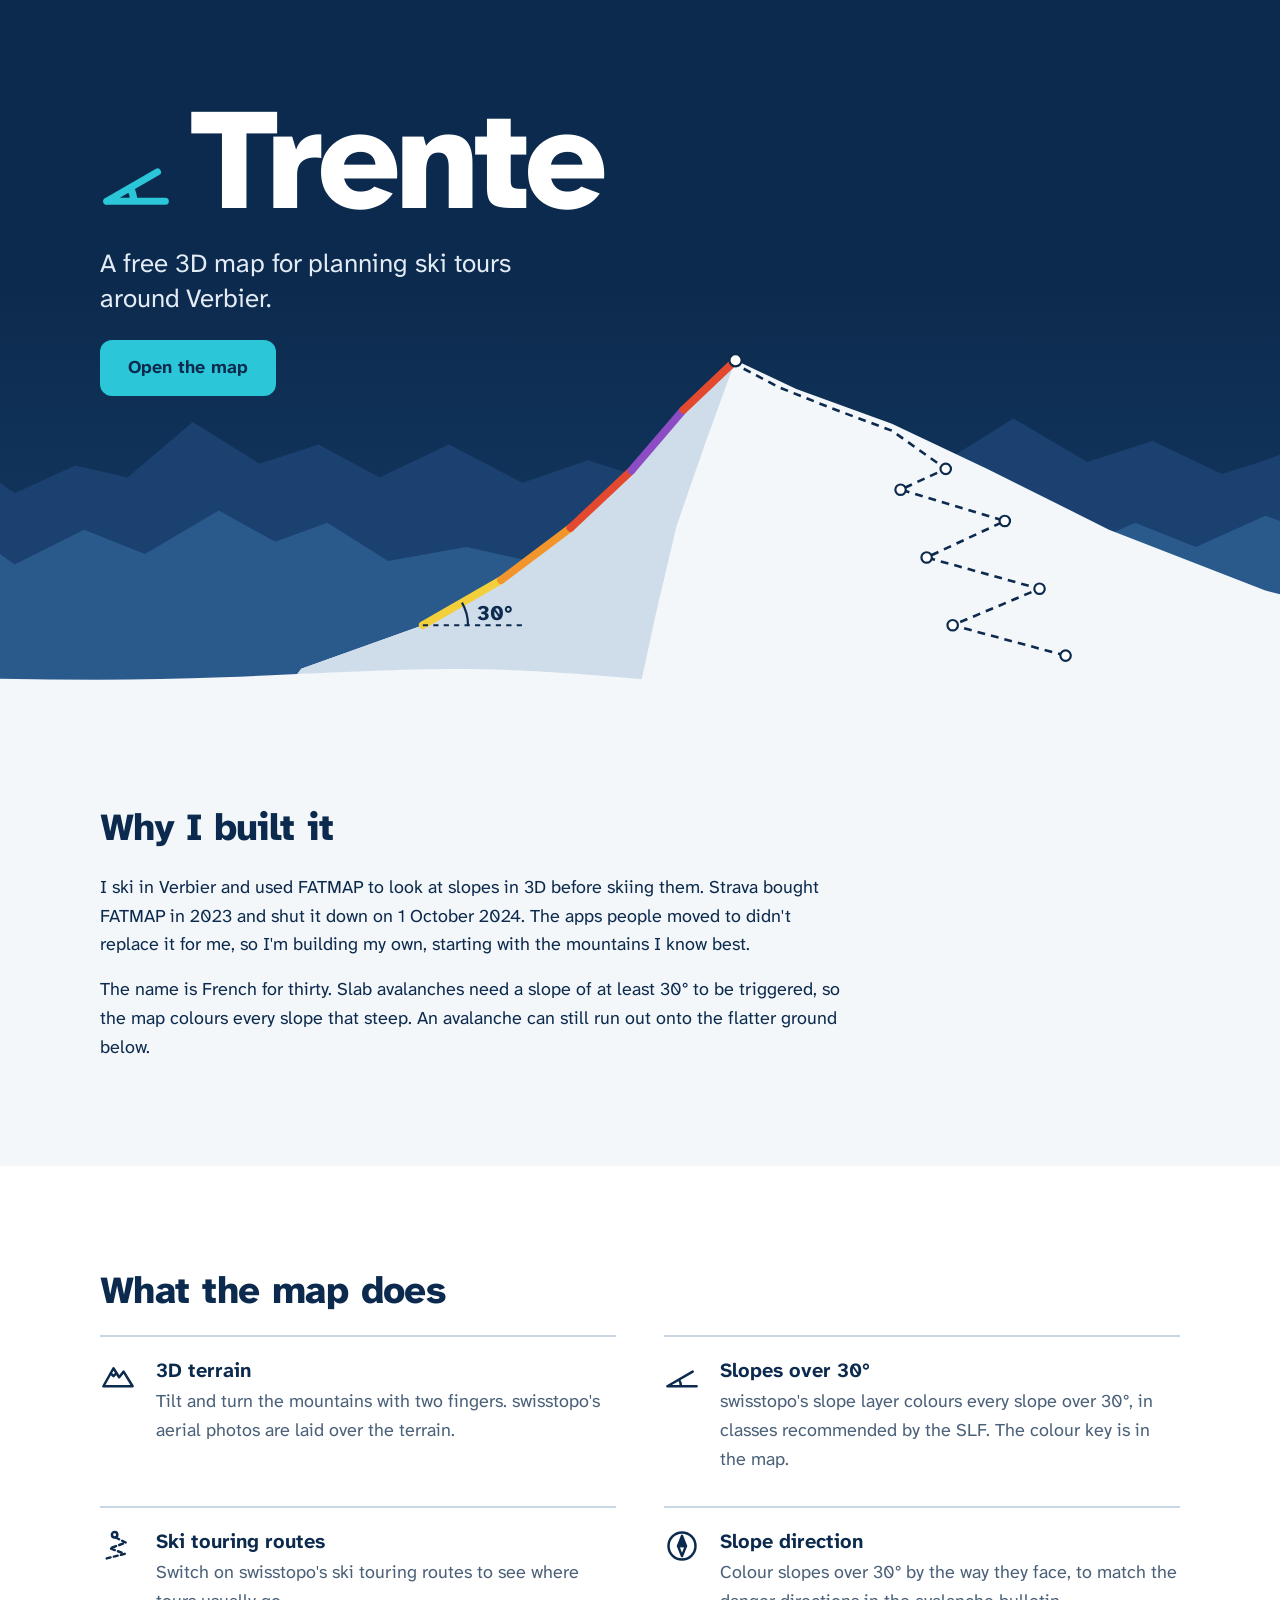
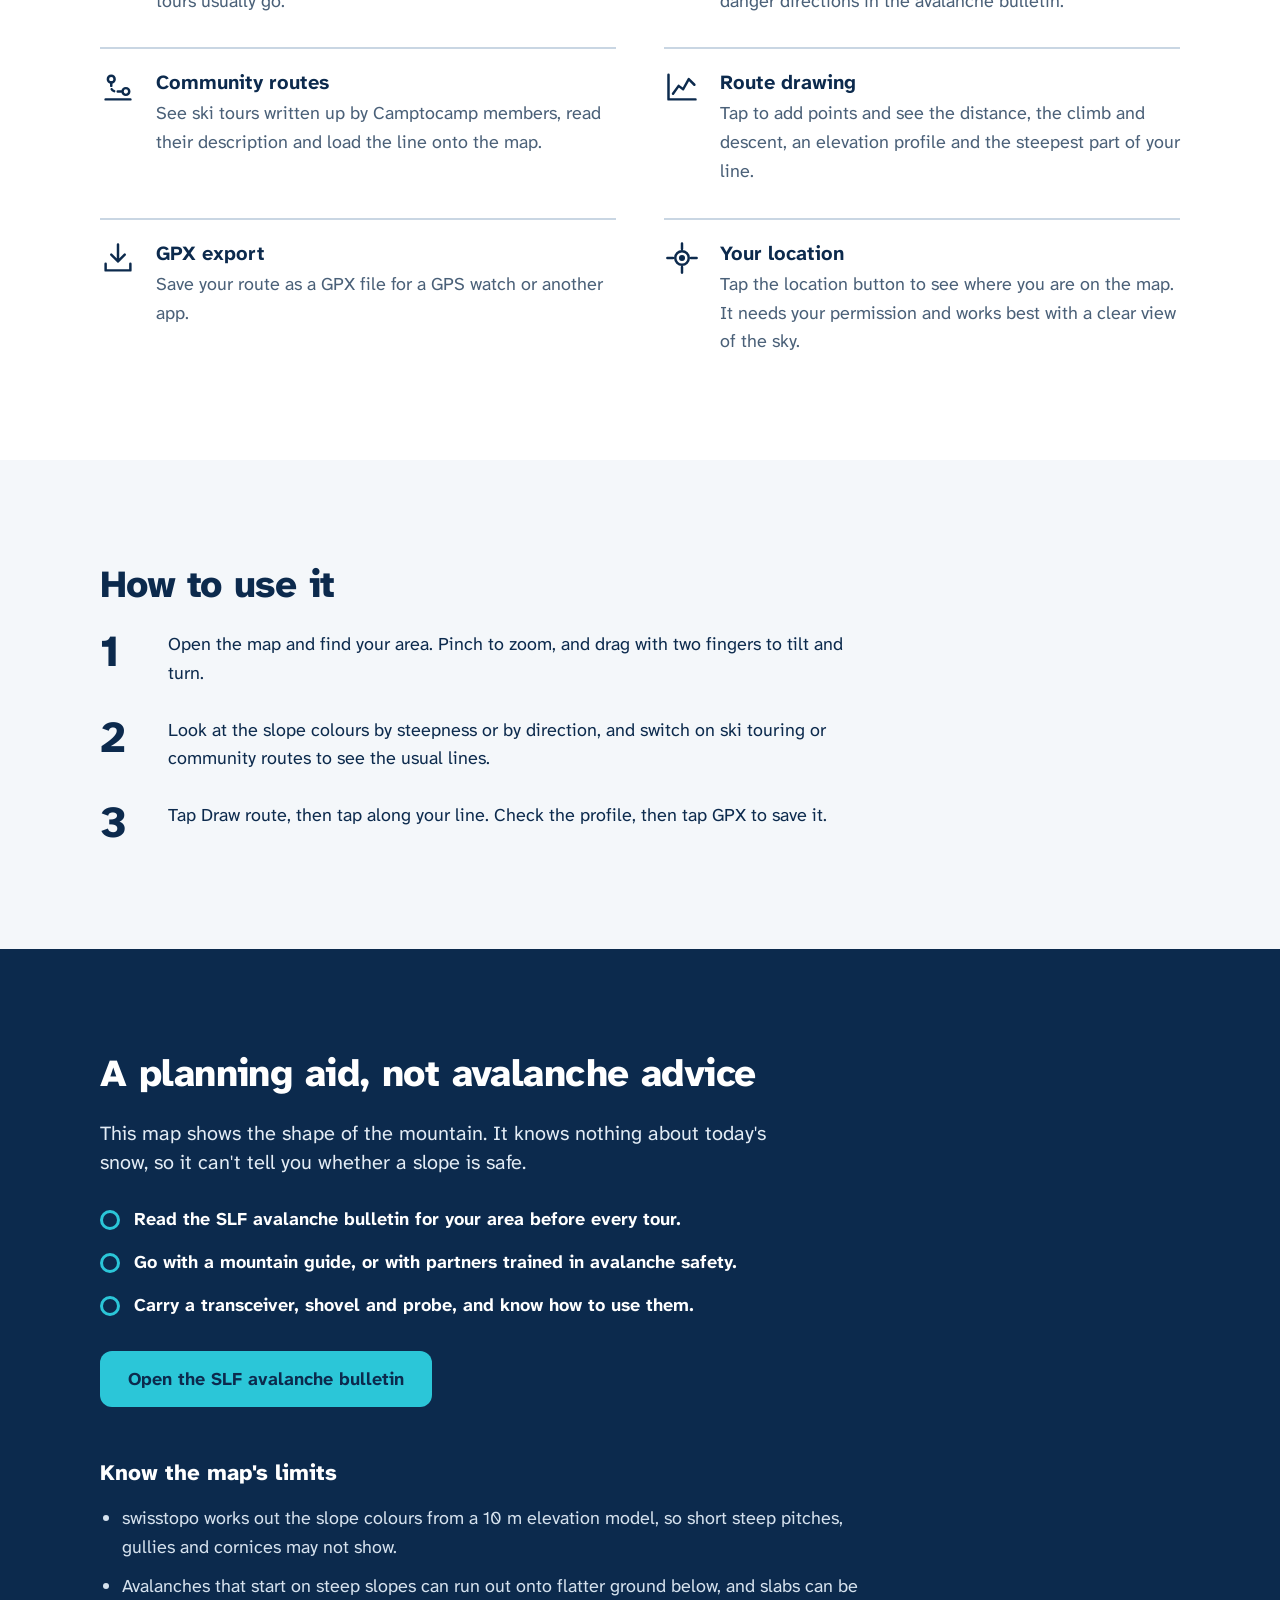
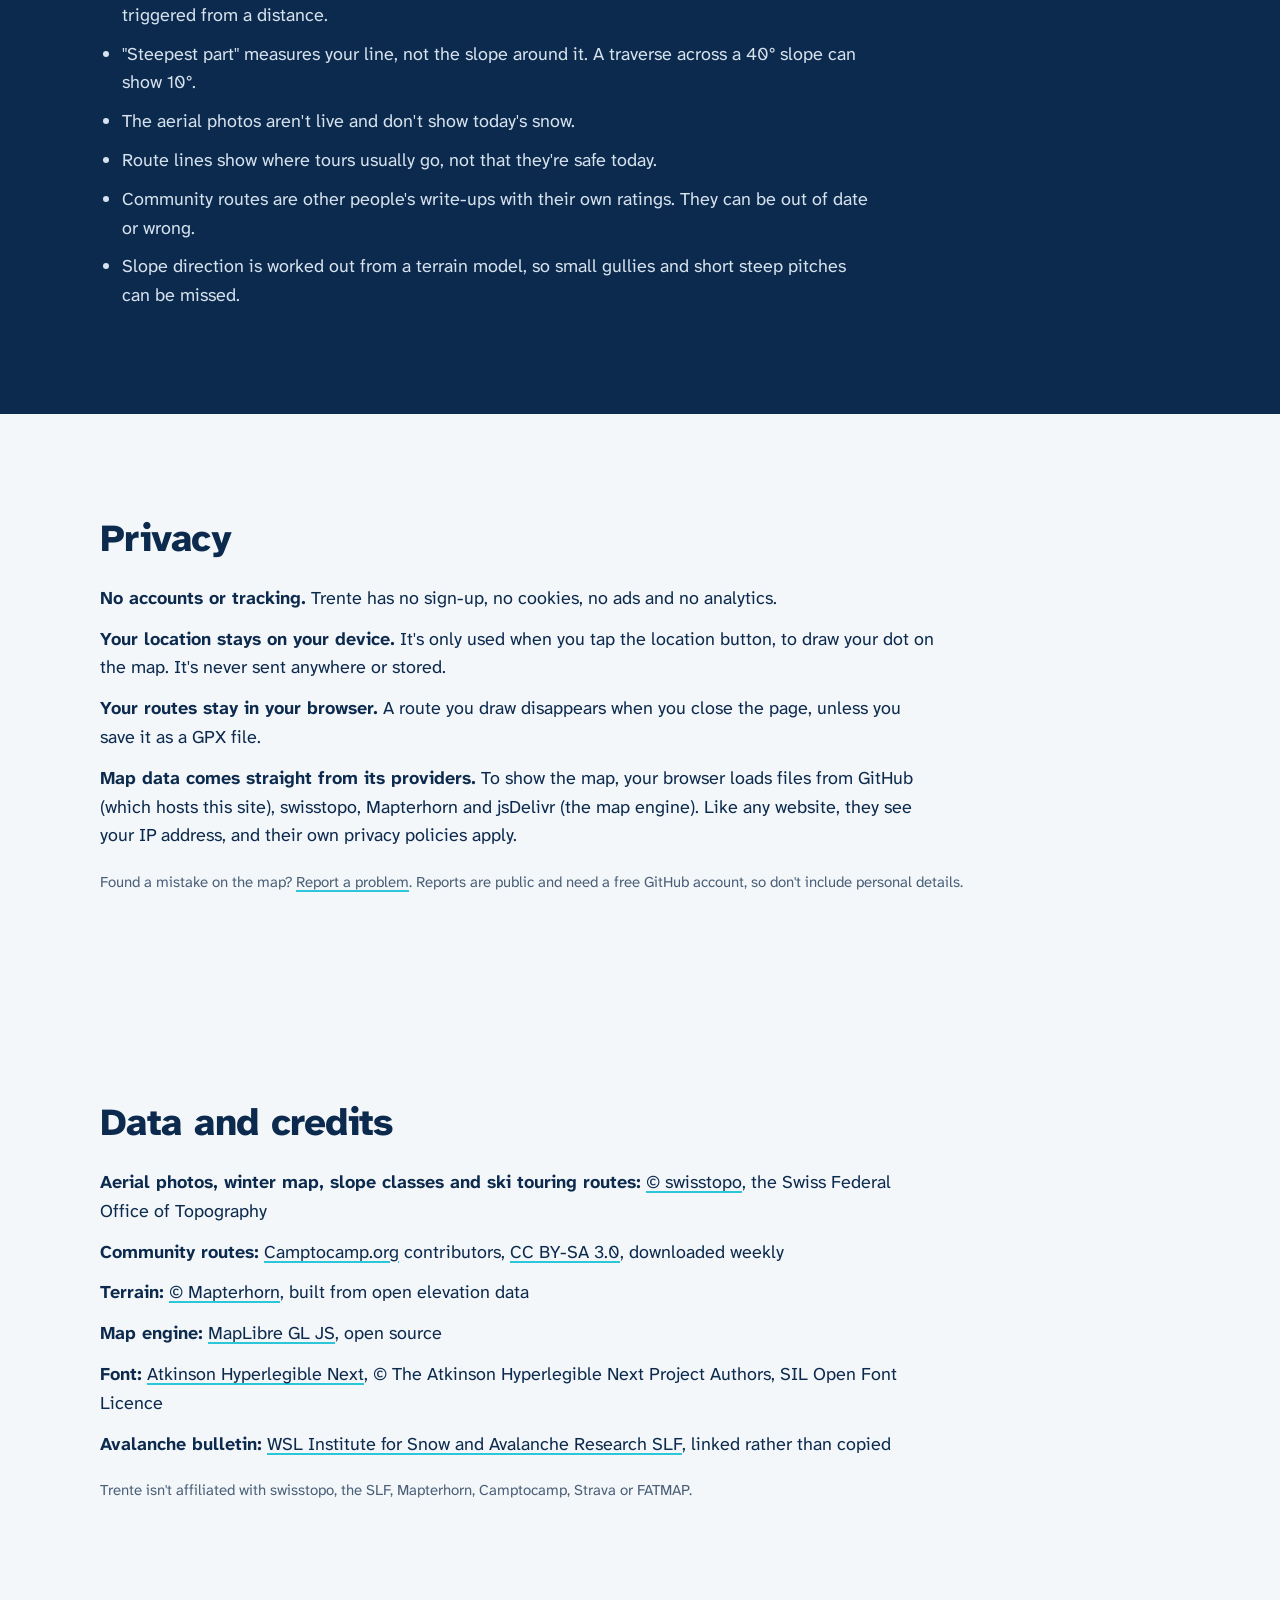
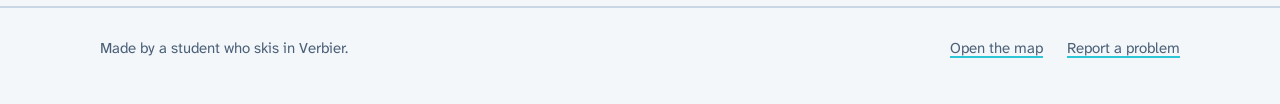
<file: index.html>
<!DOCTYPE html>
<html lang="en">
<head>
  <meta charset="utf-8">
  <meta name="viewport" content="width=device-width, initial-scale=1">
  <title>Trente: a 3D ski touring map of Verbier</title>
  <meta name="description" content="A free 3D map for planning ski tours around Verbier: slopes over 30°, ski touring routes, route profiles and GPX export.">
  <meta name="theme-color" content="#0c2a4d">
  <meta property="og:title" content="Trente: a 3D ski touring map of Verbier">
  <meta property="og:description" content="A free 3D map for planning ski tours around Verbier.">
  <link rel="icon" href="data:image/svg+xml,%3Csvg xmlns='http://www.w3.org/2000/svg' viewBox='0 0 32 32'%3E%3Crect width='32' height='32' rx='7' fill='%230c2a4d'/%3E%3Cpath d='M6 24H26M6 24 23.3 14M16 24a10 10 0 0 0-1.34-5' fill='none' stroke='%232bc6d8' stroke-width='3' stroke-linecap='round'/%3E%3C/svg%3E">
  <link rel="preload" href="atkinson-hyperlegible-next.woff2" as="font" type="font/woff2" crossorigin>
  <link rel="stylesheet" href="style.css">
</head>
<body>

<header class="hero">
  <div class="wrap hero-inner">
    <h1 class="wordmark">
      <svg class="mark" viewBox="0 0 32 32" aria-hidden="true"><path d="M3 29H29M3 29 25.5 16M15 29a12 12 0 0 0-1.61-6" fill="none" stroke="currentColor" stroke-width="3.2" stroke-linecap="round"/></svg>
      Trente
    </h1>
    <p class="lede">A free 3D map for planning ski tours around Verbier.</p>
    <a class="btn btn-primary" href="map.html">Open the map</a>
  </div>

  <!-- Each coloured stretch of the ridge is drawn at the angle its colour stands for:
       yellow 30°, orange 37°, red 43°, purple 49°. The right-hand ridge is under 30°. -->
  <svg class="hero-art" viewBox="-480 0 2400 560" preserveAspectRatio="xMidYMax slice" role="img" aria-labelledby="art-title">
    <title id="art-title">A mountain with its steepest face coloured by slope angle and a zigzag skin track up the gentler ridge</title>
    <path fill="#1a4170" d="M-480 560V300L-400 262-320 292-230 240-150 286-70 268 0 318 70 286 130 300 205 236 282 284 350 262 420 300 500 262 585 306 660 280 760 312 900 296 985 252 1060 288 1150 232 1235 282 1310 258 1390 296 1440 280 1520 250 1600 292 1690 244 1770 286 1850 262 1920 300V560Z"/>
    <path fill="#2a5a8c" d="M-480 560V392L-400 356-310 384-230 340-150 372-70 350 0 400 80 360 150 388 235 338 300 374 360 352 430 396 520 380 700 420 1000 410 1200 392 1290 352 1360 380 1440 344 1520 372 1600 336 1690 378 1780 346 1860 380 1920 360V560Z"/>
    <path fill="#f4f7fa" d="M300 560 330 520 470 470 560 418 640 358 710 292 770 222 830 165 900 198 1010 238 1120 290 1260 360 1440 430 1640 482 1920 506V560Z"/>
    <path fill="#cfdcea" d="M830 165l-60 57-60 70-70 66-80 60-90 52-140 50-30 40h416l22-102 24-102 34-98Z"/>
    <g fill="none" stroke-width="9" stroke-linecap="round">
      <path stroke="#f2cf3b" d="M470 470 560 418"/>
      <path stroke="#f2952a" d="M560 418 640 358"/>
      <path stroke="#e2492f" d="M640 358 710 292"/>
      <path stroke="#8c4cc4" d="M710 292 770 222"/>
      <path stroke="#e2492f" d="M770 222 830 165"/>
    </g>
    <g fill="none" stroke="#0c2a4d" stroke-width="2.5">
      <path stroke-dasharray="6 6" d="M470 470H586"/>
      <path d="M522 470a52 52 0 0 0-6.97-26"/>
    </g>
    <text x="532" y="464" fill="#0c2a4d" font-size="24" font-weight="800">30°</text>
    <path fill="none" stroke="#0c2a4d" stroke-width="3" stroke-dasharray="9 7" stroke-linejoin="round" d="M1210 505 1080 470 1180 428 1050 392 1140 350 1020 314 1072 290 1010 246 940 220 880 196 838 174"/>
    <g fill="#ffffff" stroke="#0c2a4d" stroke-width="2.5">
      <circle cx="1210" cy="505" r="6"/>
      <circle cx="1080" cy="470" r="6"/>
      <circle cx="1180" cy="428" r="6"/>
      <circle cx="1050" cy="392" r="6"/>
      <circle cx="1140" cy="350" r="6"/>
      <circle cx="1020" cy="314" r="6"/>
      <circle cx="1072" cy="290" r="6"/>
      <circle cx="830" cy="165" r="7"/>
    </g>
    <path fill="#f4f7fa" d="M-480 534C-240 518 0 540 240 530S520 514 720 532 1190 512 1440 530 1700 516 1920 530V560H-480Z"/>
  </svg>
</header>

<main>
  <section class="section" aria-labelledby="why">
    <div class="wrap">
      <h2 id="why">Why I built it</h2>
      <div class="prose">
        <p>I ski in Verbier and used FATMAP to look at slopes in 3D before skiing them. Strava bought FATMAP in 2023 and shut it down on 1 October 2024. The apps people moved to didn't replace it for me, so I'm building my own, starting with the mountains I know best.</p>
        <p>The name is French for thirty. Slab avalanches need a slope of at least 30° to be triggered, so the map colours every slope that steep. An avalanche can still run out onto the flatter ground below.</p>
      </div>
    </div>
  </section>

  <section class="section section-white" aria-labelledby="what">
    <div class="wrap">
      <h2 id="what">What the map does</h2>
      <ul class="features">
        <li class="feature">
          <svg viewBox="0 0 32 32" aria-hidden="true" fill="none" stroke="currentColor" stroke-width="2.2" stroke-linejoin="round" stroke-linecap="round"><path d="M3 26 12 10l5 8 4-5 8 13Z"/><path d="M9.5 14.5 12 17l2.5-2.5"/></svg>
          <h3>3D terrain</h3>
          <p>Tilt and turn the mountains with two fingers. swisstopo's aerial photos are laid over the terrain.</p>
        </li>
        <li class="feature">
          <svg viewBox="0 0 32 32" aria-hidden="true" fill="none" stroke="currentColor" stroke-width="2.2" stroke-linecap="round"><path d="M3 26H29M3 26 25.5 13M15 26a12 12 0 0 0-1.61-6"/></svg>
          <h3>Slopes over 30°</h3>
          <p>swisstopo's slope layer colours every slope over 30°, in classes recommended by the SLF. The colour key is in the map.</p>
        </li>
        <li class="feature">
          <svg viewBox="0 0 32 32" aria-hidden="true" fill="none" stroke="currentColor" stroke-width="2.2" stroke-linecap="round" stroke-linejoin="round"><path stroke-dasharray="3.5 3" d="M6 27 22 23 9 18 23 13 13 8"/><circle cx="13" cy="6" r="2.4"/></svg>
          <h3>Ski touring routes</h3>
          <p>Switch on swisstopo's ski touring routes to see where tours usually go.</p>
        </li>
        <li class="feature">
          <svg viewBox="0 0 32 32" aria-hidden="true" fill="none" stroke="currentColor" stroke-width="2.2" stroke-linecap="round" stroke-linejoin="round"><circle cx="16" cy="16" r="12"/><path d="M16 7l3.5 9H12.5Z" fill="currentColor"/><path d="M16 25l-3.5-9h7Z"/></svg>
          <h3>Slope direction</h3>
          <p>Colour slopes over 30° by the way they face, to match the danger directions in the avalanche bulletin.</p>
        </li>
        <li class="feature">
          <svg viewBox="0 0 32 32" aria-hidden="true" fill="none" stroke="currentColor" stroke-width="2.2" stroke-linecap="round" stroke-linejoin="round"><circle cx="10" cy="9" r="3"/><circle cx="23" cy="20" r="3"/><path stroke-dasharray="3 3" d="M10 12v4c0 3 2 4 5 4h5"/><path d="M5 27h22"/></svg>
          <h3>Community routes</h3>
          <p>See ski tours written up by Camptocamp members, read their description and load the line onto the map.</p>
        </li>
        <li class="feature">
          <svg viewBox="0 0 32 32" aria-hidden="true" fill="none" stroke="currentColor" stroke-width="2.2" stroke-linecap="round" stroke-linejoin="round"><path d="M4 5v22h24"/><path d="m8 22 5-7 4 3 5-9 5 5"/></svg>
          <h3>Route drawing</h3>
          <p>Tap to add points and see the distance, the climb and descent, an elevation profile and the steepest part of your line.</p>
        </li>
        <li class="feature">
          <svg viewBox="0 0 32 32" aria-hidden="true" fill="none" stroke="currentColor" stroke-width="2.2" stroke-linecap="round" stroke-linejoin="round"><path d="M16 4v15M10 13l6 6 6-6M5 21v6h22v-6"/></svg>
          <h3>GPX export</h3>
          <p>Save your route as a GPX file for a GPS watch or another app.</p>
        </li>
        <li class="feature">
          <svg viewBox="0 0 32 32" aria-hidden="true" fill="none" stroke="currentColor" stroke-width="2.2" stroke-linecap="round"><circle cx="16" cy="16" r="6"/><circle cx="16" cy="16" r="1.6" fill="currentColor"/><path d="M16 3v5M16 24v5M3 16h5M24 16h5"/></svg>
          <h3>Your location</h3>
          <p>Tap the location button to see where you are on the map. It needs your permission and works best with a clear view of the sky.</p>
        </li>
      </ul>
    </div>
  </section>

  <section class="section" aria-labelledby="how">
    <div class="wrap">
      <h2 id="how">How to use it</h2>
      <ol class="steps">
        <li><p>Open the map and find your area. Pinch to zoom, and drag with two fingers to tilt and turn.</p></li>
        <li><p>Look at the slope colours by steepness or by direction, and switch on ski touring or community routes to see the usual lines.</p></li>
        <li><p>Tap Draw route, then tap along your line. Check the profile, then tap GPX to save it.</p></li>
      </ol>
    </div>
  </section>

  <section class="section safety" aria-labelledby="safety">
    <div class="wrap">
      <h2 id="safety">A planning aid, not avalanche advice</h2>
      <p class="lead">This map shows the shape of the mountain. It knows nothing about today's snow, so it can't tell you whether a slope is safe.</p>
      <ul class="musts">
        <li>Read the SLF avalanche bulletin for your area before every tour.</li>
        <li>Go with a mountain guide, or with partners trained in avalanche safety.</li>
        <li>Carry a transceiver, shovel and probe, and know how to use them.</li>
      </ul>
      <a class="btn btn-primary" href="https://whiterisk.ch/en/conditions" target="_blank" rel="noopener">Open the SLF avalanche bulletin</a>

      <h3>Know the map's limits</h3>
      <ul class="limits">
        <li>swisstopo works out the slope colours from a 10 m elevation model, so short steep pitches, gullies and cornices may not show.</li>
        <li>Avalanches that start on steep slopes can run out onto flatter ground below, and slabs can be triggered from a distance.</li>
        <li>"Steepest part" measures your line, not the slope around it. A traverse across a 40° slope can show 10°.</li>
        <li>The aerial photos aren't live and don't show today's snow.</li>
        <li>Route lines show where tours usually go, not that they're safe today.</li>
        <li>Community routes are other people's write-ups with their own ratings. They can be out of date or wrong.</li>
        <li>Slope direction is worked out from a terrain model, so small gullies and short steep pitches can be missed.</li>
      </ul>
    </div>
  </section>

  <section class="section" aria-labelledby="privacy">
    <div class="wrap">
      <h2 id="privacy">Privacy</h2>
      <ul class="credit-list">
        <li><strong>No accounts or tracking.</strong> Trente has no sign-up, no cookies, no ads and no analytics.</li>
        <li><strong>Your location stays on your device.</strong> It's only used when you tap the location button, to draw your dot on the map. It's never sent anywhere or stored.</li>
        <li><strong>Your routes stay in your browser.</strong> A route you draw disappears when you close the page, unless you save it as a GPX file.</li>
        <li><strong>Map data comes straight from its providers.</strong> To show the map, your browser loads files from GitHub (which hosts this site), swisstopo, Mapterhorn and jsDelivr (the map engine). Like any website, they see your IP address, and their own privacy policies apply.</li>
      </ul>
      <p class="small">Found a mistake on the map? <a class="report-link" href="https://github.com/pfisterfelix289-oss/trente/issues/new" target="_blank" rel="noopener">Report a problem</a>. Reports are public and need a free GitHub account, so don't include personal details.</p>
    </div>
  </section>

  <section class="section" aria-labelledby="credits">
    <div class="wrap">
      <h2 id="credits">Data and credits</h2>
      <ul class="credit-list">
        <li><strong>Aerial photos, winter map, slope classes and ski touring routes:</strong> <a href="https://www.swisstopo.admin.ch/en" target="_blank" rel="noopener">© swisstopo</a>, the Swiss Federal Office of Topography</li>
        <li><strong>Community routes:</strong> <a href="https://www.camptocamp.org" target="_blank" rel="noopener">Camptocamp.org</a> contributors, <a href="https://creativecommons.org/licenses/by-sa/3.0/" target="_blank" rel="noopener">CC BY-SA 3.0</a>, downloaded weekly</li>
        <li><strong>Terrain:</strong> <a href="https://mapterhorn.com/attribution" target="_blank" rel="noopener">© Mapterhorn</a>, built from open elevation data</li>
        <li><strong>Map engine:</strong> <a href="https://maplibre.org" target="_blank" rel="noopener">MapLibre GL JS</a>, open source</li>
        <li><strong>Font:</strong> <a href="https://github.com/googlefonts/atkinson-hyperlegible-next" target="_blank" rel="noopener">Atkinson Hyperlegible Next</a>, © The Atkinson Hyperlegible Next Project Authors, SIL Open Font Licence</li>
        <li><strong>Avalanche bulletin:</strong> <a href="https://www.slf.ch/en/" target="_blank" rel="noopener">WSL Institute for Snow and Avalanche Research SLF</a>, linked rather than copied</li>
      </ul>
      <p class="small">Trente isn't affiliated with swisstopo, the SLF, Mapterhorn, Camptocamp, Strava or FATMAP.</p>
    </div>
  </section>
</main>

<footer class="site-footer">
  <div class="wrap">
    <p>Made by a student who skis in Verbier.</p>
    <p class="footer-links"><a href="map.html">Open the map</a> <a class="report-link" href="https://github.com/pfisterfelix289-oss/trente/issues/new" target="_blank" rel="noopener">Report a problem</a></p>
  </div>
</footer>

<script>
  // Point "Report a problem" at this site's own GitHub repository, even after a username change.
  (() => {
    const host = location.hostname.match(/^([a-z0-9-]+)\.github\.io$/i);
    const repo = location.pathname.split('/').filter(Boolean)[0];
    if (!host || !repo || /\./.test(repo)) return;
    document.querySelectorAll('.report-link').forEach((a) => { a.href = `https://github.com/${host[1]}/${repo}/issues/new`; });
  })();
</script>
</body>
</html>
</file>
<file: style.css>
/* Atkinson Hyperlegible Next, served from this site rather than Google, so visitors'
   addresses aren't sent to Google. © The Atkinson Hyperlegible Next Project Authors, SIL Open Font Licence 1.1. */
@font-face {
  font-family: "Atkinson Hyperlegible Next";
  font-style: normal;
  font-weight: 200 800;
  font-display: swap;
  src: url("atkinson-hyperlegible-next.woff2") format("woff2-variations"), url("atkinson-hyperlegible-next.woff2") format("woff2");
}

/* Trente: shared styles for index.html (about page) and map.html (map page).
   Colours: deep night blue, snow white and one glacier-turquoise accent.
   Type: Atkinson Hyperlegible Next, chosen because numbers like 35° and 1268 m
   must be impossible to misread on a phone in bright snow. */

:root {
  --night: #0c2a4d;
  --night-2: #163d68;
  --ink: #0c2a4d;
  --slate: #4a6078;
  --snow: #f4f7fa;
  --white: #ffffff;
  --ridge: #c9d6e3;
  --glacier: #2bc6d8;
  --glacier-hover: #63d8e6;
  --font: "Atkinson Hyperlegible Next", "Atkinson Hyperlegible", system-ui, -apple-system, "Segoe UI", Roboto, sans-serif;
  color-scheme: light;
}

*,
*::before,
*::after {
  box-sizing: border-box;
}

[hidden] {
  display: none !important;
}

html {
  -webkit-text-size-adjust: 100%;
}

body {
  margin: 0;
  font: 400 1.125rem/1.6 var(--font);
  color: var(--ink);
  background: var(--snow);
}

img,
svg {
  display: block;
  max-width: 100%;
}

h1,
h2,
h3,
p {
  margin: 0;
}

a {
  color: inherit;
  text-decoration-thickness: 2px;
  text-underline-offset: 3px;
  text-decoration-color: var(--glacier);
}

a:hover {
  text-decoration-color: currentColor;
}

:focus-visible {
  outline: 3px solid var(--glacier);
  outline-offset: 3px;
  border-radius: 6px;
}

.wrap {
  width: min(100% - 40px, 1080px);
  margin-inline: auto;
}

.mark {
  flex: none;
}

/* Buttons */

.btn {
  display: inline-flex;
  align-items: center;
  justify-content: center;
  min-height: 56px;
  padding: 0 28px;
  border-radius: 12px;
  font: 700 1.125rem/1.2 var(--font);
  text-align: center;
  text-decoration: none;
}

.btn-primary {
  background: var(--glacier);
  color: var(--night);
}

.btn-primary:hover {
  background: var(--glacier-hover);
}

/* About page: hero */

.hero {
  background: linear-gradient(180deg, var(--night) 0%, var(--night) 40%, var(--night-2) 100%);
  color: var(--white);
  padding-top: clamp(44px, 9vw, 96px);
}

.hero-inner {
  display: grid;
  justify-items: start;
  gap: 20px;
}

.wordmark {
  display: flex;
  align-items: baseline;
  gap: 0.12em;
  font-size: clamp(4.5rem, 17vw, 9rem);
  font-weight: 800;
  line-height: 0.9;
  letter-spacing: -0.035em;
}

.wordmark .mark {
  width: 0.5em;
  height: 0.5em;
  color: var(--glacier);
}

.lede {
  max-width: 28ch;
  font-size: clamp(1.25rem, 3.2vw, 1.625rem);
  line-height: 1.35;
  color: #e3ecf5;
}

.hero .btn {
  margin-top: 4px;
}

.hero-art {
  width: 100%;
  height: clamp(230px, 38vw, 640px);
  margin-top: clamp(12px, 4vw, 32px);
}

@media (max-width: 559px) {
  .hero .btn {
    width: 100%;
  }
}

/* On wide screens the peak rises beside the title instead of below it. */
@media (min-width: 900px) {
  .hero-inner {
    position: relative;
    z-index: 1;
  }

  .hero-art {
    margin-top: calc(-1 * clamp(0px, 14vw, 220px));
  }
}

/* About page: sections */

.section {
  padding-block: clamp(56px, 9vw, 104px);
}

.section-white {
  background: var(--white);
}

.section h2 {
  margin-bottom: 24px;
  font-size: clamp(1.75rem, 4.2vw, 2.375rem);
  font-weight: 800;
  line-height: 1.1;
  letter-spacing: -0.015em;
}

.prose {
  display: grid;
  gap: 16px;
  max-width: 62ch;
}

.features {
  display: grid;
  grid-template-columns: minmax(0, 1fr);
  gap: 32px 48px;
  margin: 0;
  padding: 0;
  list-style: none;
}

@media (min-width: 760px) {
  .features {
    grid-template-columns: repeat(2, minmax(0, 1fr));
  }
}

.feature {
  display: grid;
  grid-template-columns: 40px minmax(0, 1fr);
  align-content: start;
  gap: 4px 16px;
  padding-top: 20px;
  border-top: 2px solid var(--ridge);
}

.feature svg {
  grid-row: span 2;
  width: 36px;
  height: 36px;
  color: var(--night);
}

.feature h3 {
  font-size: 1.25rem;
  font-weight: 700;
  line-height: 1.3;
}

.feature p {
  color: var(--slate);
}

.steps {
  display: grid;
  gap: 28px;
  max-width: 760px;
  margin: 0;
  padding: 0;
  list-style: none;
  counter-reset: step;
}

.steps li {
  display: grid;
  grid-template-columns: 52px minmax(0, 1fr);
  gap: 16px;
  counter-increment: step;
}

.steps li::before {
  content: counter(step);
  font-size: 2.75rem;
  font-weight: 800;
  line-height: 1;
  color: var(--night);
}

/* About page: safety band */

.safety {
  background: var(--night);
  color: var(--white);
}

.safety .lead {
  max-width: 52ch;
  font-size: 1.25rem;
  line-height: 1.45;
  color: #e3ecf5;
}

.musts {
  display: grid;
  gap: 14px;
  max-width: 62ch;
  margin: 28px 0 32px;
  padding: 0;
  list-style: none;
}

.musts li {
  position: relative;
  padding-left: 34px;
  font-weight: 700;
}

.musts li::before {
  content: "";
  position: absolute;
  left: 0;
  top: 0.3em;
  width: 20px;
  height: 20px;
  border: 3px solid var(--glacier);
  border-radius: 50%;
}

.safety h3 {
  margin: 48px 0 14px;
  font-size: 1.375rem;
  font-weight: 800;
}

.limits {
  display: grid;
  gap: 10px;
  max-width: 64ch;
  margin: 0;
  padding-left: 1.2em;
  color: #d6e2ee;
}

/* About page: credits and footer */

.credit-list {
  display: grid;
  gap: 12px;
  max-width: 70ch;
  margin: 0;
  padding: 0;
  list-style: none;
}

.credit-list strong {
  font-weight: 700;
}

.small {
  margin-top: 20px;
  font-size: 0.9375rem;
  color: var(--slate);
}

.site-footer {
  padding-block: 28px 44px;
  border-top: 2px solid var(--ridge);
  font-size: 0.9375rem;
  color: var(--slate);
}

.site-footer .wrap {
  display: flex;
  flex-wrap: wrap;
  justify-content: space-between;
  gap: 8px 24px;
}

.site-footer p {
  margin: 0;
}

.footer-links {
  display: flex;
  flex-wrap: wrap;
  gap: 8px 24px;
}

/* Map page */

.map-html,
.map-page {
  height: 100%;
}

.map-page {
  overflow: hidden;
  overscroll-behavior: none;
  font-size: 1rem;
  line-height: 1.45;
  background: #dfe7ef;
}

#map {
  position: fixed;
  inset: 0;
}

.map-bar {
  position: fixed;
  z-index: 3;
  top: max(12px, env(safe-area-inset-top));
  left: max(12px, env(safe-area-inset-left));
  display: flex;
  align-items: center;
  padding: 4px 16px 4px 4px;
  border-radius: 999px;
  background: var(--night);
  color: var(--white);
  box-shadow: 0 4px 16px rgba(12, 42, 77, 0.3);
}

.map-bar .back {
  display: inline-flex;
  align-items: center;
  min-height: 44px;
  padding: 0 14px;
  border-radius: 999px;
  font-weight: 700;
  text-decoration: none;
}

.map-bar .back:hover {
  background: rgba(255, 255, 255, 0.12);
}

.map-brand {
  display: flex;
  align-items: center;
  gap: 8px;
  padding-left: 14px;
  border-left: 1px solid rgba(255, 255, 255, 0.28);
  font-size: 1.125rem;
  font-weight: 800;
  letter-spacing: -0.01em;
}

.map-brand .mark {
  width: 22px;
  height: 22px;
  color: var(--glacier);
}

.panel {
  position: fixed;
  z-index: 3;
  overflow-y: auto;
  background: var(--white);
  color: var(--ink);
  box-shadow: 0 8px 28px rgba(12, 42, 77, 0.28);
}

@media (max-width: 699px) {
  .panel {
    left: 0;
    right: 0;
    bottom: 0;
    max-height: 58vh;
    max-height: 58dvh;
    padding: 4px max(16px, env(safe-area-inset-right)) calc(16px + env(safe-area-inset-bottom)) max(16px, env(safe-area-inset-left));
    border-radius: 18px 18px 0 0;
  }
}

@media (min-width: 700px) {
  .panel {
    top: 76px;
    left: 12px;
    width: 340px;
    max-height: calc(100% - 92px);
    padding: 4px 18px 18px;
    border-radius: 16px;
  }
}

.panel-head {
  display: flex;
  align-items: center;
  gap: 8px;
  min-height: 52px;
}

.panel-title {
  flex: 1;
  min-width: 0;
  overflow: hidden;
  font-size: 1rem;
  font-weight: 800;
  white-space: nowrap;
  text-overflow: ellipsis;
}

.mini {
  flex: none;
  min-height: 42px;
  padding: 0 12px;
  border: 2px solid var(--night);
  border-radius: 10px;
  background: var(--white);
  color: var(--night);
  font: 700 0.9375rem/1 var(--font);
  cursor: pointer;
}

.mini-done {
  border-color: var(--glacier);
  background: var(--glacier);
}

.panel hr {
  width: 100%;
  margin: 6px 0;
  border: 0;
  border-top: 1px solid var(--ridge);
}

.panel-toggle {
  min-height: 44px;
  padding: 0 4px 0 12px;
  border: 0;
  background: none;
  color: var(--ink);
  font: 700 1rem var(--font);
  text-decoration: underline;
  text-decoration-thickness: 2px;
  text-underline-offset: 3px;
  text-decoration-color: var(--glacier);
  cursor: pointer;
}

.panel-body {
  display: grid;
  gap: 8px;
  padding-bottom: 2px;
}

.switch-row {
  display: flex;
  align-items: center;
  justify-content: space-between;
  gap: 12px;
  min-height: 48px;
  font-weight: 700;
  cursor: pointer;
}

.switch-row input {
  -webkit-appearance: none;
  appearance: none;
  position: relative;
  flex: none;
  width: 52px;
  height: 32px;
  margin: 0;
  border-radius: 999px;
  background: var(--ridge);
  cursor: pointer;
  transition: background-color 0.15s;
}

.switch-row input::after {
  content: "";
  position: absolute;
  top: 3px;
  left: 3px;
  width: 26px;
  height: 26px;
  border-radius: 50%;
  background: var(--white);
  box-shadow: 0 1px 3px rgba(12, 42, 77, 0.35);
  transition: transform 0.15s;
}

.switch-row input:checked {
  background: var(--glacier);
}

.switch-row input:checked::after {
  transform: translateX(20px);
}

.key summary {
  padding: 8px 0;
  font-weight: 700;
  color: var(--slate);
  cursor: pointer;
}

.key img {
  height: auto;
  margin: 4px 0 6px;
  border-radius: 6px;
}

.key [hidden] {
  display: none;
}

.compass {
  display: block;
  width: 150px;
  height: 150px;
  margin: 4px auto 0;
}

.compass text {
  font: 700 11px "Atkinson Hyperlegible Next", system-ui, sans-serif;
  fill: var(--ink);
}

#key-aspect p {
  margin: 4px 0 6px;
  font-size: 0.875rem;
  color: var(--slate);
}

.group-label {
  margin: 4px 0 -6px;
  font-size: 0.875rem;
  font-weight: 700;
  color: var(--slate);
}

.range-row {
  display: grid;
  gap: 6px;
  padding: 4px 0;
  font-weight: 700;
}

.range-row input {
  width: 100%;
  height: 32px;
  margin: 0;
  accent-color: var(--glacier);
}

.range-row input:disabled {
  opacity: 0.4;
}

.visually-hidden {
  position: absolute;
  width: 1px;
  height: 1px;
  overflow: hidden;
  clip: rect(0 0 0 0);
  white-space: nowrap;
}

.tools {
  display: grid;
  grid-template-columns: repeat(3, minmax(0, 1fr));
  gap: 8px;
}

.btn-tool {
  min-height: 46px;
  padding: 4px 6px;
  border: 2px solid var(--night);
  border-radius: 10px;
  background: var(--white);
  color: var(--night);
  font: 700 1rem/1.1 var(--font);
  cursor: pointer;
}

.btn-tool:disabled {
  opacity: 0.4;
  cursor: default;
}

.btn-draw {
  grid-column: 1 / -1;
  min-height: 50px;
  background: var(--night);
  color: var(--white);
}

.btn-draw[aria-pressed="true"] {
  border-color: var(--glacier);
  background: var(--glacier);
  color: var(--night);
}

.status {
  color: var(--slate);
}

.notice {
  padding: 8px 12px;
  border-radius: 10px;
  background: #fff4d6;
  color: var(--ink);
}

.stats {
  display: grid;
  grid-template-columns: repeat(4, minmax(0, 1fr));
  gap: 6px;
  margin: 0;
}

.stats div {
  padding: 6px 8px;
  border-radius: 10px;
  background: var(--snow);
}

.stats dt {
  font-size: 0.8125rem;
  font-weight: 700;
  color: var(--slate);
}

.stats dd {
  margin: 0;
  font-size: 1.125rem;
  font-weight: 800;
  font-variant-numeric: tabular-nums;
  white-space: nowrap;
}

.stats .unit {
  margin-left: 2px;
  font-size: 0.8125rem;
  font-weight: 700;
}

.stats-note {
  font-size: 0.875rem;
  color: var(--slate);
}

.profile {
  display: block;
  width: 100%;
  height: 96px;
}

.note,
.credits {
  font-size: 0.875rem;
  color: var(--slate);
}

.note a {
  font-weight: 700;
  color: var(--ink);
}

.fallback {
  position: fixed;
  z-index: 4;
  inset: 0;
  display: grid;
  place-items: center;
  padding: 32px;
  background: var(--snow);
  font-size: 1.125rem;
  font-weight: 700;
  text-align: center;
}

.credits a {
  color: var(--ink);
}

/* Community route popup */

.c2c-pop {
  font-family: inherit;
  color: var(--ink);
}

.c2c-pop strong {
  display: block;
  margin-right: 18px;
  font-size: 1rem;
  line-height: 1.3;
}

.c2c-pop p {
  margin: 6px 0 0;
  font-size: 0.9375rem;
}

.c2c-pop .c2c-warn,
.c2c-pop .c2c-credit {
  font-size: 0.8125rem;
  color: var(--slate);
}

.c2c-pop a {
  color: var(--ink);
  font-weight: 700;
}

.c2c-actions {
  display: flex;
  flex-wrap: wrap;
  align-items: center;
  gap: 12px;
  margin-top: 10px;
}

.c2c-actions .btn-tool {
  min-height: 40px;
  padding: 0 14px;
}

.maplibregl-popup-content {
  border-radius: 12px;
}

.maplibregl-popup-close-button {
  width: 36px;
  height: 36px;
  font-size: 22px;
  color: var(--ink);
}

/* MapLibre controls: keep clear of the iPhone notch and make them easier to tap */

.maplibregl-ctrl-top-right {
  top: env(safe-area-inset-top);
  right: env(safe-area-inset-right);
}

.maplibregl-ctrl-group button {
  width: 40px;
  height: 40px;
}

@media (prefers-reduced-motion: reduce) {
  *,
  *::before,
  *::after {
    transition: none !important;
  }
}
</file>
